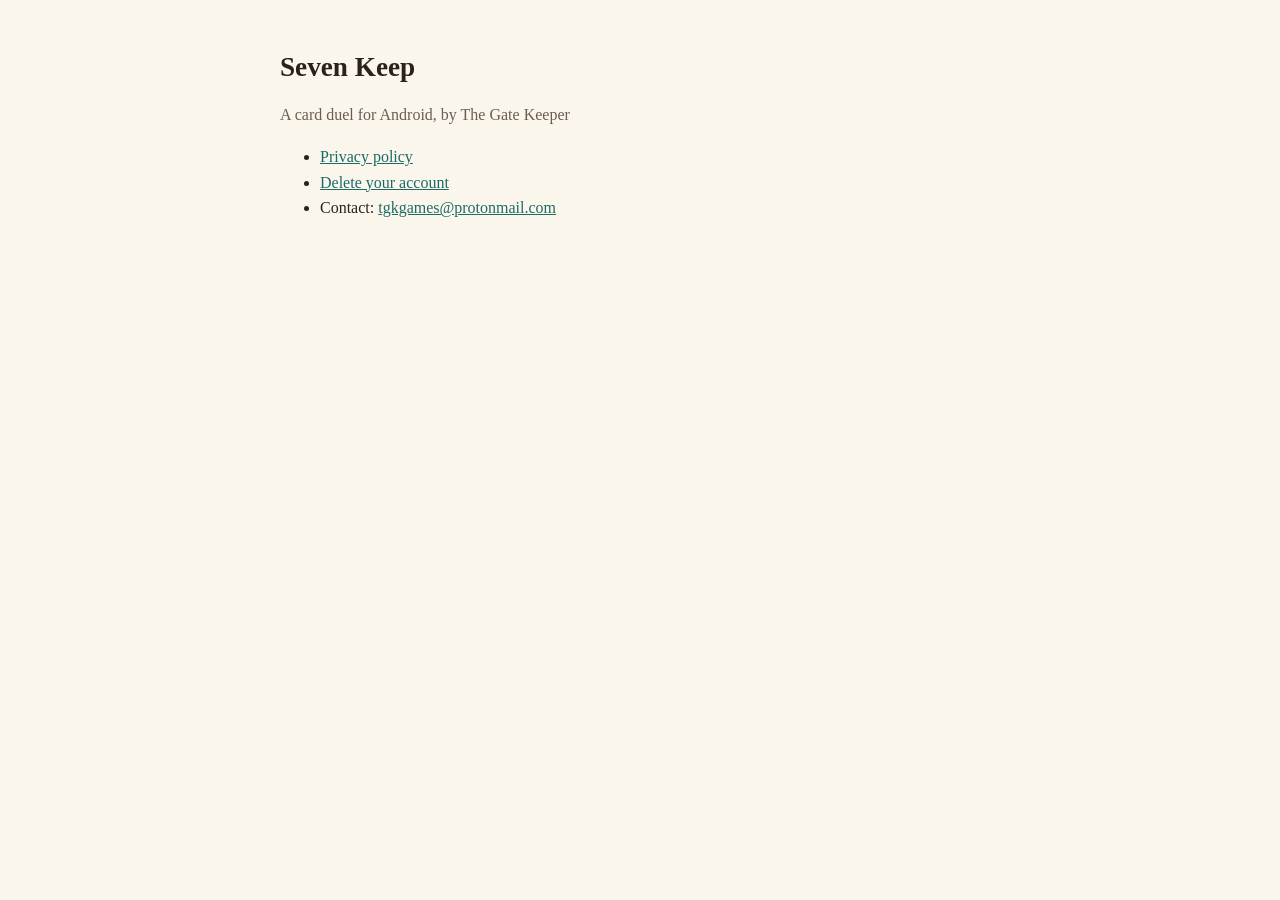
<file: index.html>
<!doctype html>
<html lang="en">
<head>
<meta charset="utf-8">
<meta name="viewport" content="width=device-width, initial-scale=1">
<title>Seven Keep</title>
<link rel="stylesheet" href="style.css">
</head>
<body>
<main>
<h1>Seven Keep</h1>
<p class="meta">A card duel for Android, by The Gate Keeper</p>
<ul>
<li><a href="privacy.html">Privacy policy</a></li>
<li><a href="delete-account.html">Delete your account</a></li>
<li>Contact: <a href="mailto:tgkgames@protonmail.com">tgkgames@protonmail.com</a></li>
</ul>
</main>
</body>
</html>
</file>
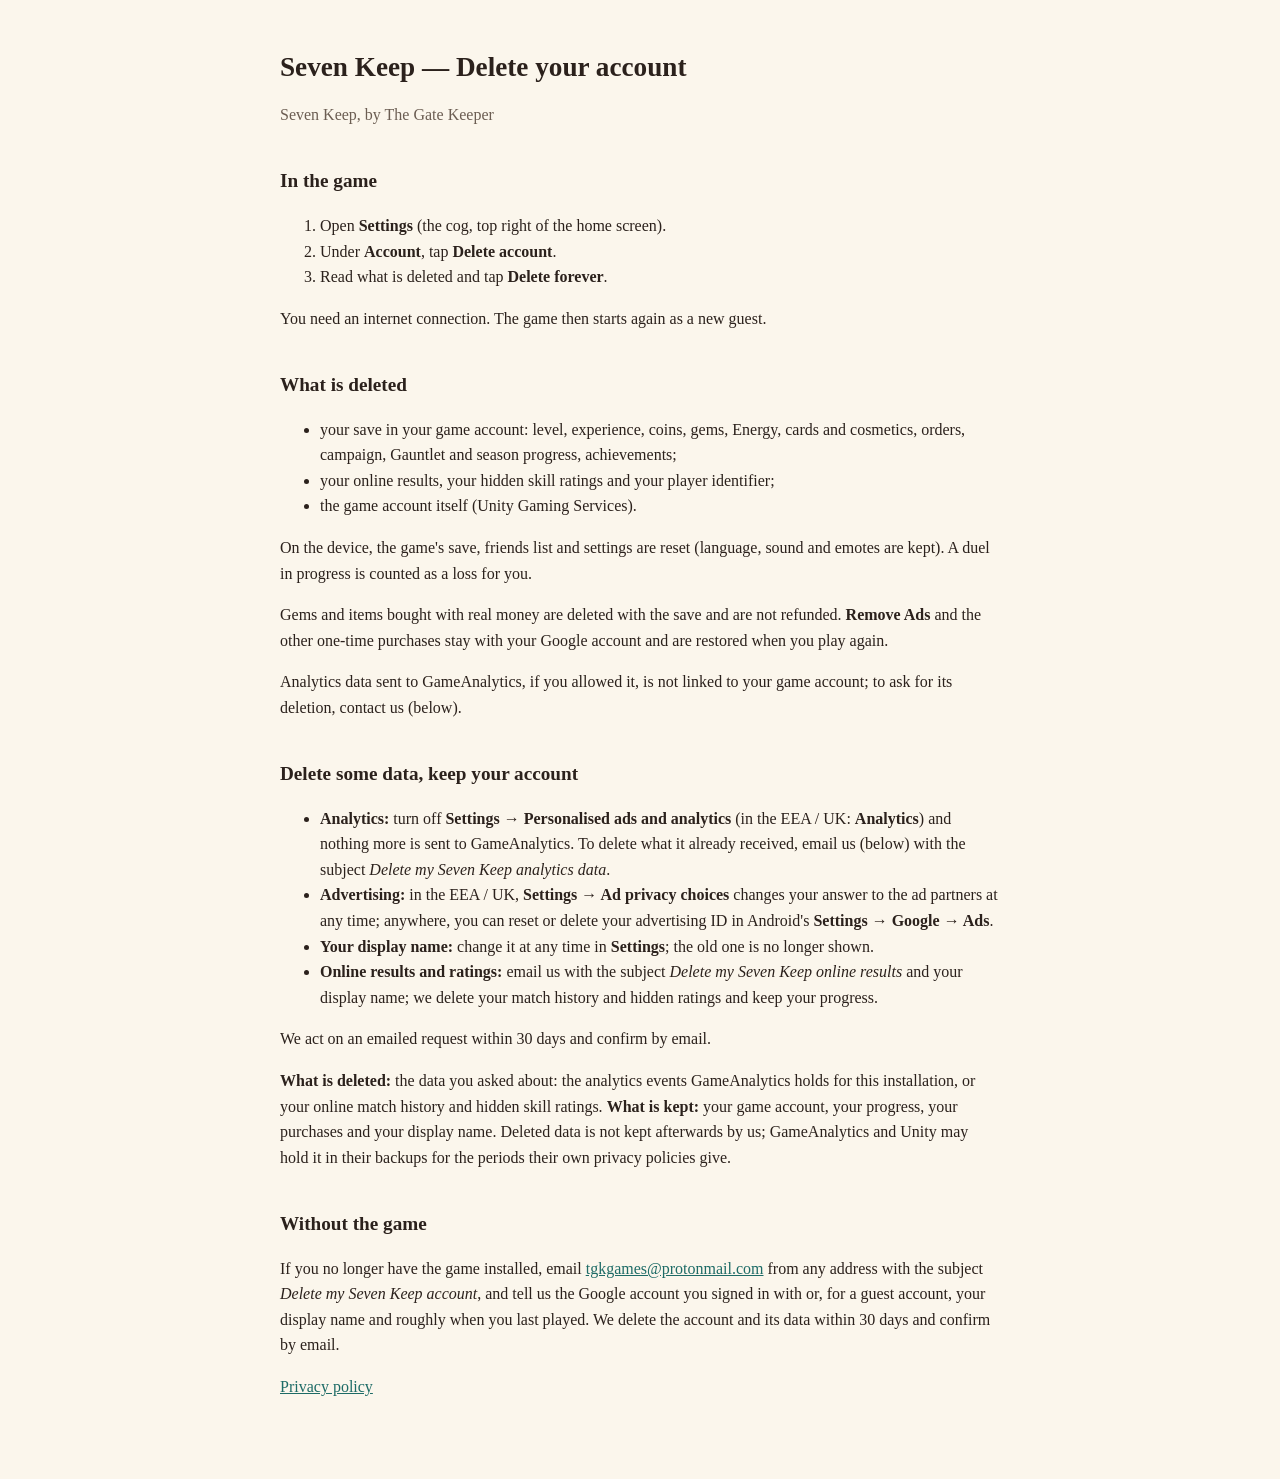
<file: delete-account.html>
<!doctype html>
<html lang="en">
<head>
<meta charset="utf-8">
<meta name="viewport" content="width=device-width, initial-scale=1">
<title>Seven Keep · Delete your account</title>
<link rel="stylesheet" href="style.css">
</head>
<body>
<main>
<h1>Seven Keep — Delete your account</h1>
<p class="meta">Seven Keep, by The Gate Keeper</p>

<h2>In the game</h2>
<ol>
<li>Open <strong>Settings</strong> (the cog, top right of the home screen).</li>
<li>Under <strong>Account</strong>, tap <strong>Delete account</strong>.</li>
<li>Read what is deleted and tap <strong>Delete forever</strong>.</li>
</ol>
<p>You need an internet connection. The game then starts again as a new guest.</p>

<h2>What is deleted</h2>
<ul>
<li>your save in your game account: level, experience, coins, gems, Energy, cards and cosmetics, orders, campaign, Gauntlet and season progress, achievements;</li>
<li>your online results, your hidden skill ratings and your player identifier;</li>
<li>the game account itself (Unity Gaming Services).</li>
</ul>
<p>On the device, the game's save, friends list and settings are reset (language, sound and emotes are kept). A duel in progress is counted as a loss for you.</p>
<p>Gems and items bought with real money are deleted with the save and are not refunded. <strong>Remove Ads</strong> and the other one-time purchases stay with your Google account and are restored when you play again.</p>
<p>Analytics data sent to GameAnalytics, if you allowed it, is not linked to your game account; to ask for its deletion, contact us (below).</p>

<h2 id="data">Delete some data, keep your account</h2>
<ul>
<li><strong>Analytics:</strong> turn off <strong>Settings → Personalised ads and analytics</strong> (in the EEA / UK: <strong>Analytics</strong>) and nothing more is sent to GameAnalytics. To delete what it already received, email us (below) with the subject <em>Delete my Seven Keep analytics data</em>.</li>
<li><strong>Advertising:</strong> in the EEA / UK, <strong>Settings → Ad privacy choices</strong> changes your answer to the ad partners at any time; anywhere, you can reset or delete your advertising ID in Android's <strong>Settings → Google → Ads</strong>.</li>
<li><strong>Your display name:</strong> change it at any time in <strong>Settings</strong>; the old one is no longer shown.</li>
<li><strong>Online results and ratings:</strong> email us with the subject <em>Delete my Seven Keep online results</em> and your display name; we delete your match history and hidden ratings and keep your progress.</li>
</ul>
<p>We act on an emailed request within 30 days and confirm by email.</p>
<p><strong>What is deleted:</strong> the data you asked about: the analytics events GameAnalytics holds for this installation, or your online match history and hidden skill ratings. <strong>What is kept:</strong> your game account, your progress, your purchases and your display name. Deleted data is not kept afterwards by us; GameAnalytics and Unity may hold it in their backups for the periods their own privacy policies give.</p>

<h2>Without the game</h2>
<p>If you no longer have the game installed, email <a href="mailto:tgkgames@protonmail.com?subject=Delete%20my%20Seven%20Keep%20account">tgkgames@protonmail.com</a> from any address with the subject <em>Delete my Seven Keep account</em>, and tell us the Google account you signed in with or, for a guest account, your display name and roughly when you last played. We delete the account and its data within 30 days and confirm by email.</p>

<p><a href="privacy.html">Privacy policy</a></p>
</main>
</body>
</html>
</file>
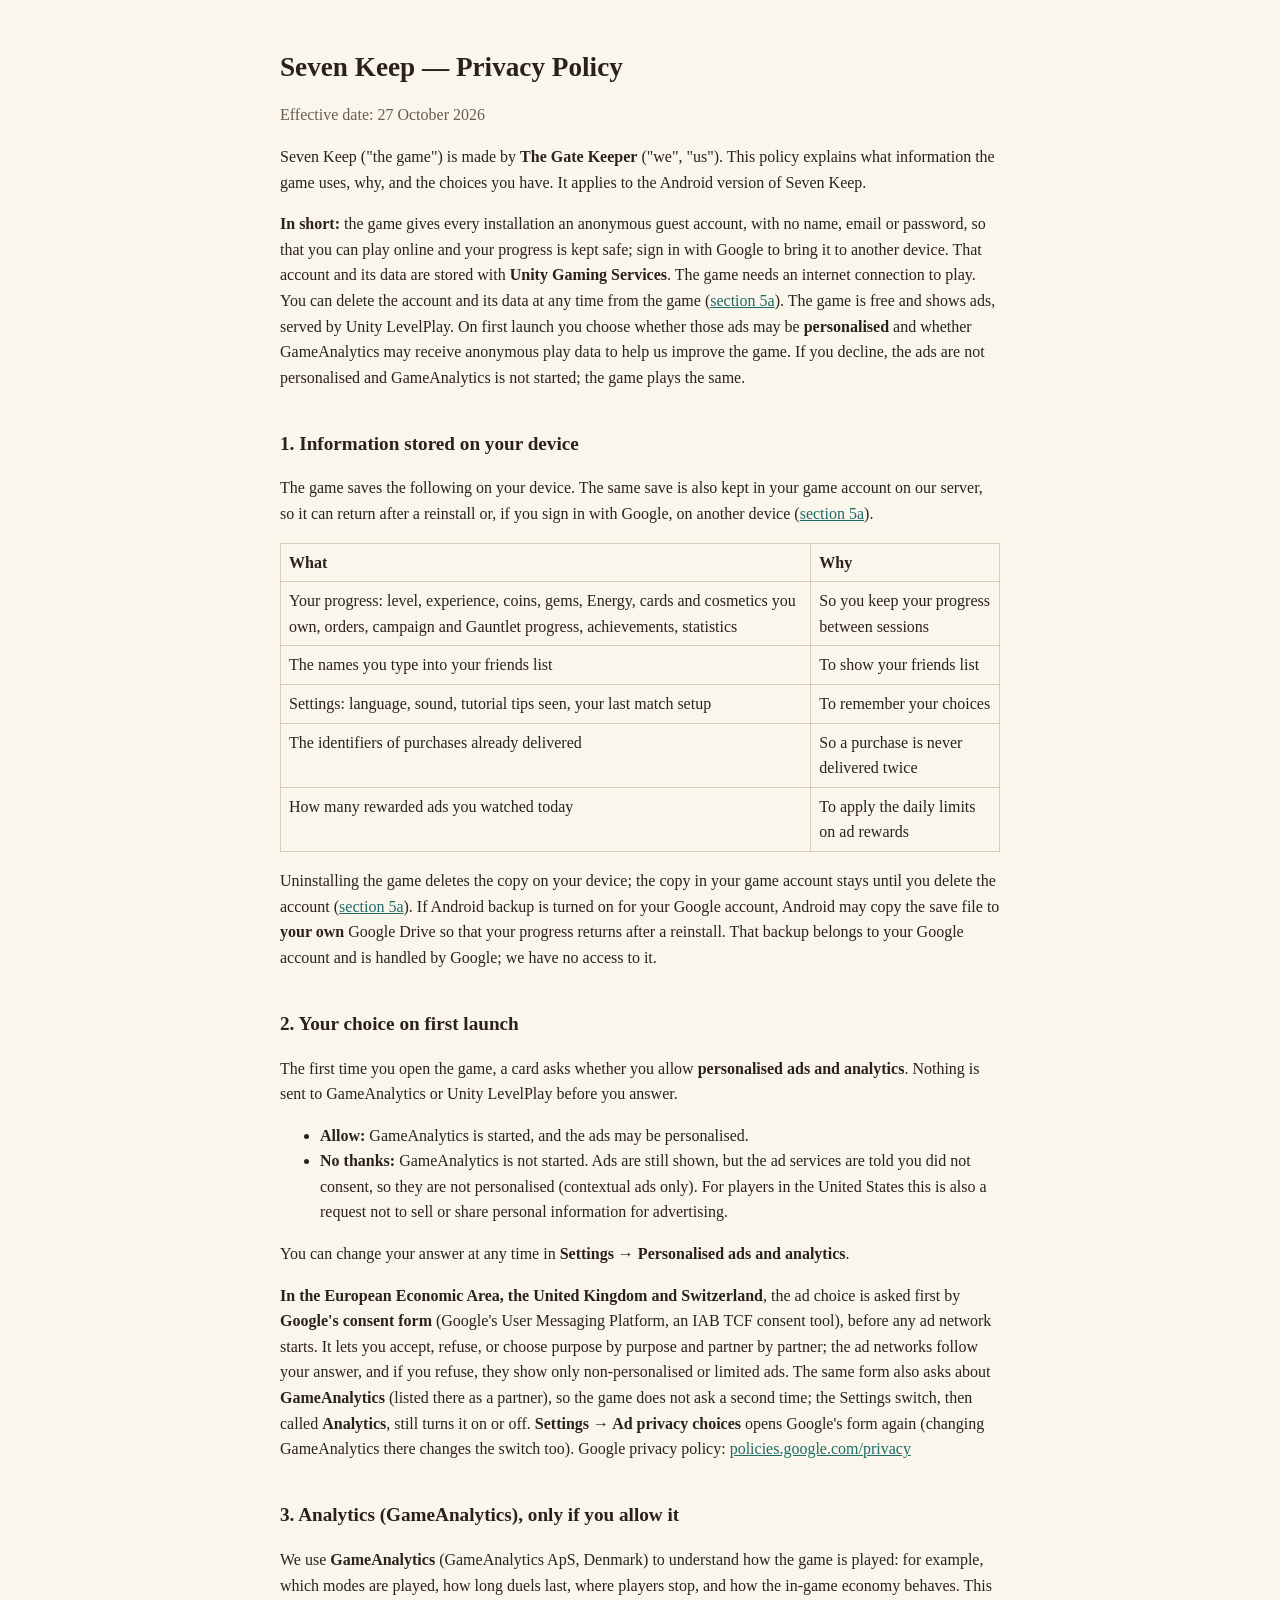
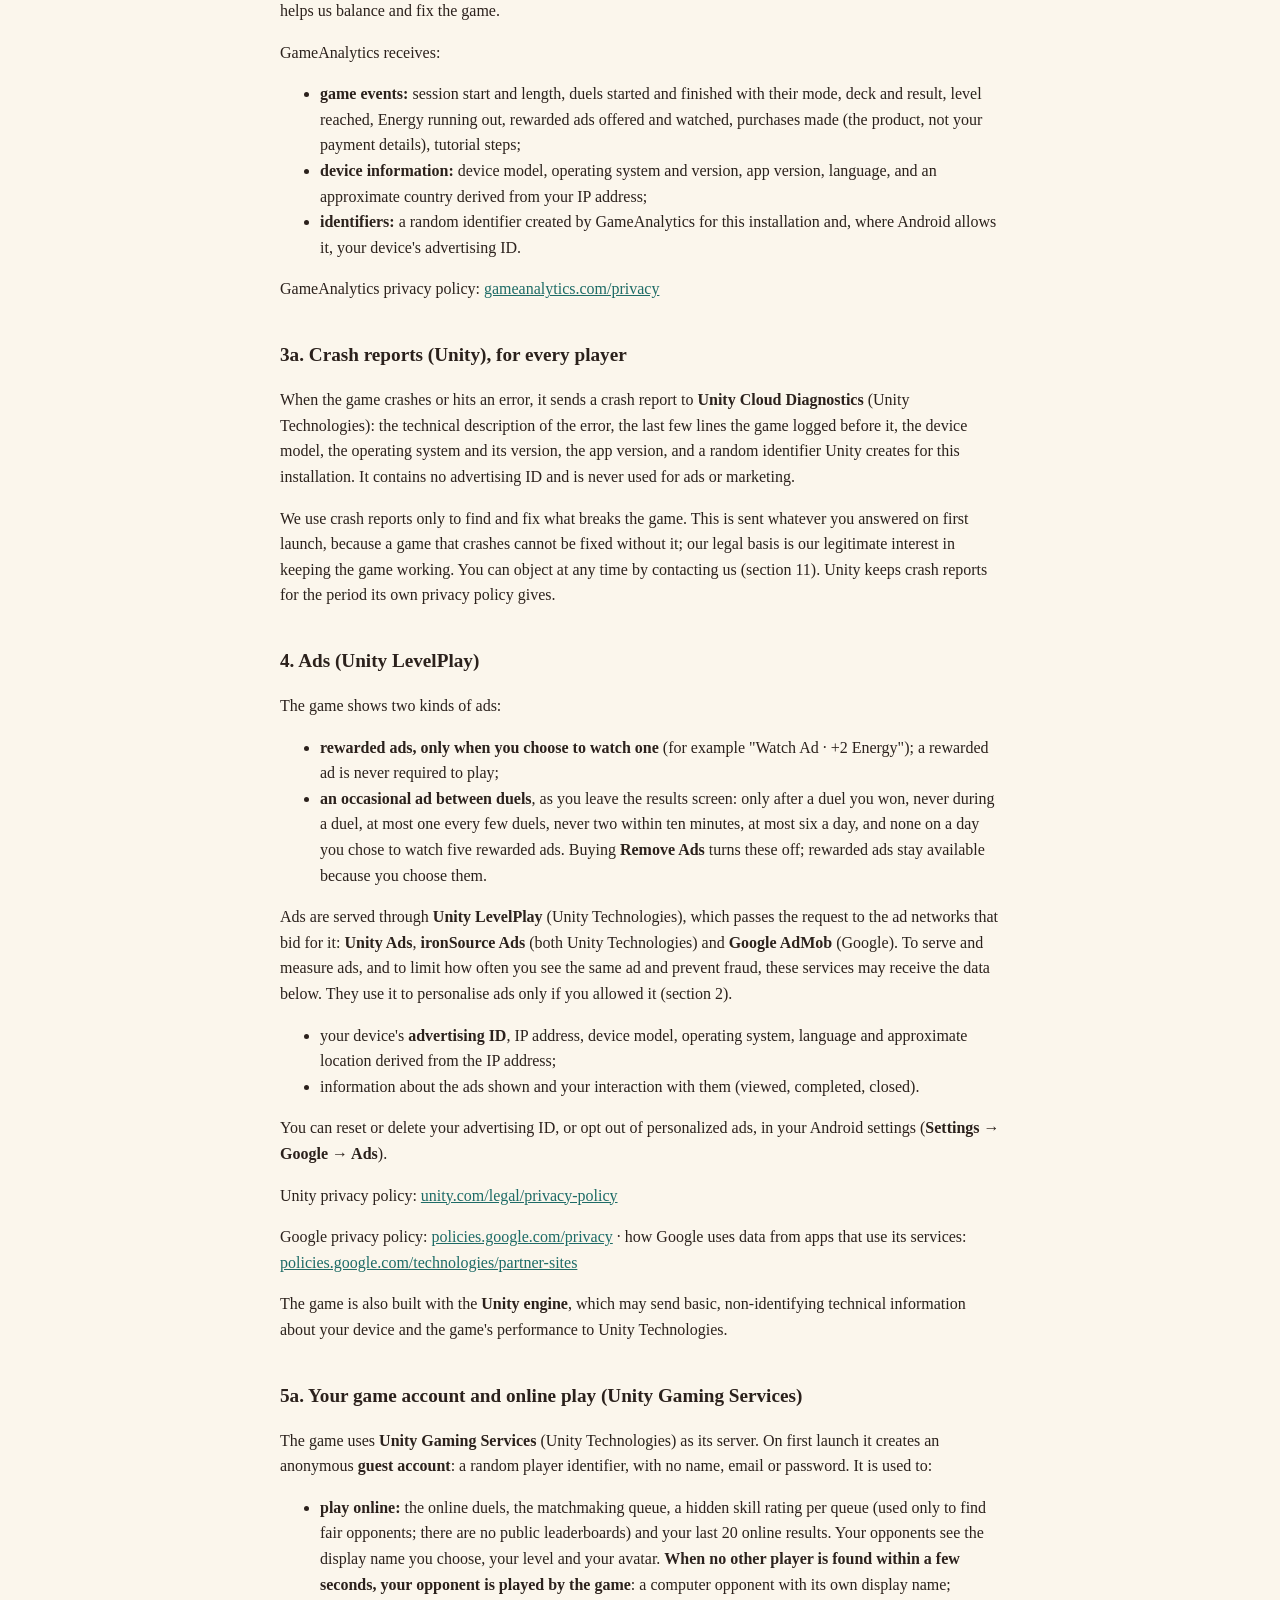
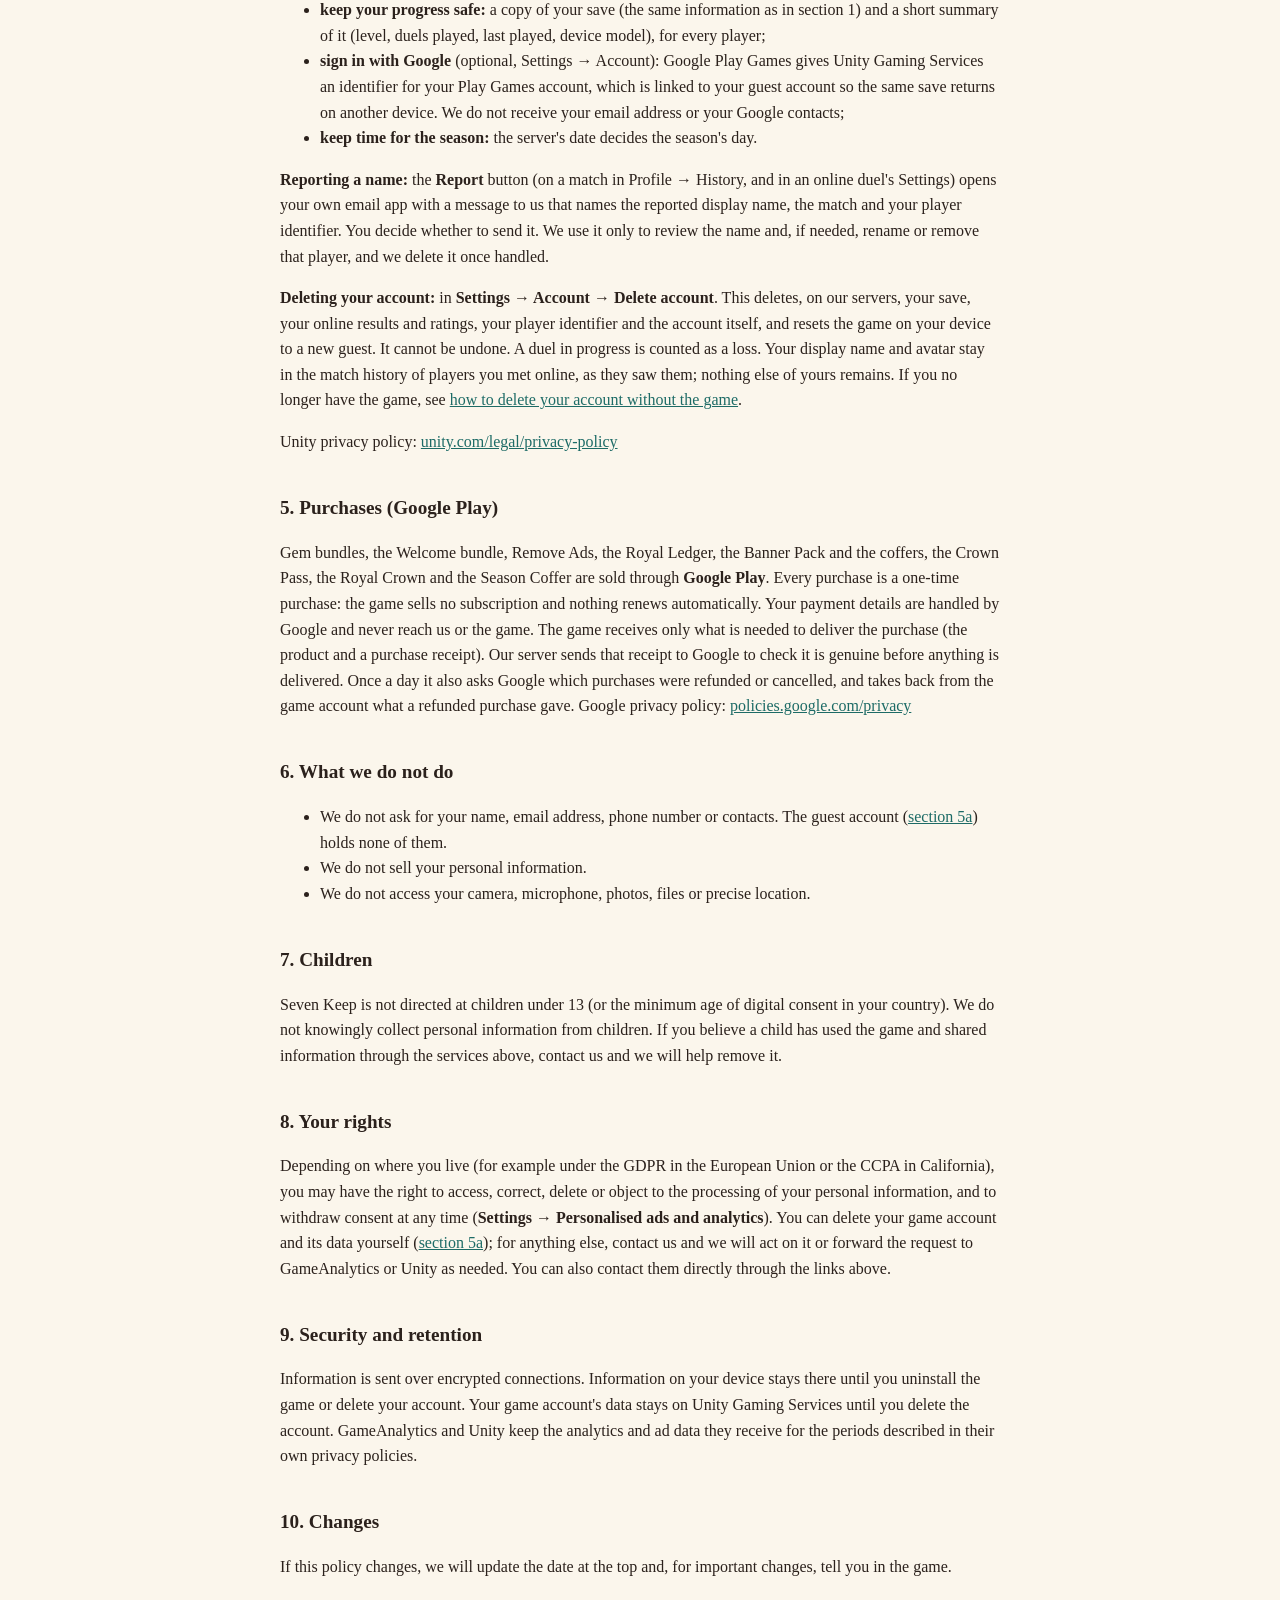
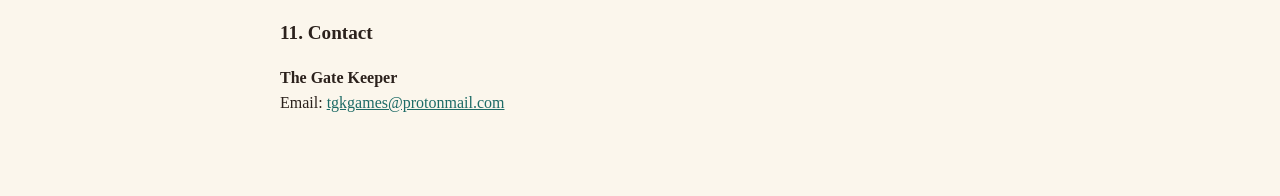
<file: privacy.html>
<!doctype html>
<html lang="en">
<head>
<meta charset="utf-8">
<meta name="viewport" content="width=device-width, initial-scale=1">
<title>Seven Keep · Privacy Policy</title>
<link rel="stylesheet" href="style.css">
</head>
<body>
<main>
<h1>Seven Keep — Privacy Policy</h1>
<p class="meta">Effective date: 27 October 2026</p>

<p>Seven Keep ("the game") is made by <strong>The Gate Keeper</strong> ("we", "us"). This policy explains what information the game uses, why, and the choices you have. It applies to the Android version of Seven Keep.</p>

<p><strong>In short:</strong> the game gives every installation an anonymous guest account, with no name, email or password, so that you can play online and your progress is kept safe; sign in with Google to bring it to another device. That account and its data are stored with <strong>Unity Gaming Services</strong>. The game needs an internet connection to play. You can delete the account and its data at any time from the game (<a href="#account">section 5a</a>). The game is free and shows ads, served by Unity LevelPlay. On first launch you choose whether those ads may be <strong>personalised</strong> and whether GameAnalytics may receive anonymous play data to help us improve the game. If you decline, the ads are not personalised and GameAnalytics is not started; the game plays the same.</p>

<h2>1. Information stored on your device</h2>
<p>The game saves the following on your device. The same save is also kept in your game account on our server, so it can return after a reinstall or, if you sign in with Google, on another device (<a href="#account">section 5a</a>).</p>
<table>
<tr><th>What</th><th>Why</th></tr>
<tr><td>Your progress: level, experience, coins, gems, Energy, cards and cosmetics you own, orders, campaign and Gauntlet progress, achievements, statistics</td><td>So you keep your progress between sessions</td></tr>
<tr><td>The names you type into your friends list</td><td>To show your friends list</td></tr>
<tr><td>Settings: language, sound, tutorial tips seen, your last match setup</td><td>To remember your choices</td></tr>
<tr><td>The identifiers of purchases already delivered</td><td>So a purchase is never delivered twice</td></tr>
<tr><td>How many rewarded ads you watched today</td><td>To apply the daily limits on ad rewards</td></tr>
</table>
<p>Uninstalling the game deletes the copy on your device; the copy in your game account stays until you delete the account (<a href="#account">section 5a</a>). If Android backup is turned on for your Google account, Android may copy the save file to <strong>your own</strong> Google Drive so that your progress returns after a reinstall. That backup belongs to your Google account and is handled by Google; we have no access to it.</p>

<h2>2. Your choice on first launch</h2>
<p>The first time you open the game, a card asks whether you allow <strong>personalised ads and analytics</strong>. Nothing is sent to GameAnalytics or Unity LevelPlay before you answer.</p>
<ul>
<li><strong>Allow:</strong> GameAnalytics is started, and the ads may be personalised.</li>
<li><strong>No thanks:</strong> GameAnalytics is not started. Ads are still shown, but the ad services are told you did not consent, so they are not personalised (contextual ads only). For players in the United States this is also a request not to sell or share personal information for advertising.</li>
</ul>
<p>You can change your answer at any time in <strong>Settings → Personalised ads and analytics</strong>.</p>
<p><strong>In the European Economic Area, the United Kingdom and Switzerland</strong>, the ad choice is asked first by <strong>Google's consent form</strong> (Google's User Messaging Platform, an IAB TCF consent tool), before any ad network starts. It lets you accept, refuse, or choose purpose by purpose and partner by partner; the ad networks follow your answer, and if you refuse, they show only non-personalised or limited ads. The same form also asks about <strong>GameAnalytics</strong> (listed there as a partner), so the game does not ask a second time; the Settings switch, then called <strong>Analytics</strong>, still turns it on or off. <strong>Settings → Ad privacy choices</strong> opens Google's form again (changing GameAnalytics there changes the switch too). Google privacy policy: <a href="https://policies.google.com/privacy">policies.google.com/privacy</a></p>

<h2>3. Analytics (GameAnalytics), only if you allow it</h2>
<p>We use <strong>GameAnalytics</strong> (GameAnalytics ApS, Denmark) to understand how the game is played: for example, which modes are played, how long duels last, where players stop, and how the in-game economy behaves. This helps us balance and fix the game.</p>
<p>GameAnalytics receives:</p>
<ul>
<li><strong>game events:</strong> session start and length, duels started and finished with their mode, deck and result, level reached, Energy running out, rewarded ads offered and watched, purchases made (the product, not your payment details), tutorial steps;</li>
<li><strong>device information:</strong> device model, operating system and version, app version, language, and an approximate country derived from your IP address;</li>
<li><strong>identifiers:</strong> a random identifier created by GameAnalytics for this installation and, where Android allows it, your device's advertising ID.</li>
</ul>
<p>GameAnalytics privacy policy: <a href="https://gameanalytics.com/privacy">gameanalytics.com/privacy</a></p>

<h2 id="crashes">3a. Crash reports (Unity), for every player</h2>
<p>When the game crashes or hits an error, it sends a crash report to <strong>Unity Cloud Diagnostics</strong> (Unity Technologies): the technical description of the error, the last few lines the game logged before it, the device model, the operating system and its version, the app version, and a random identifier Unity creates for this installation. It contains no advertising ID and is never used for ads or marketing.</p>
<p>We use crash reports only to find and fix what breaks the game. This is sent whatever you answered on first launch, because a game that crashes cannot be fixed without it; our legal basis is our legitimate interest in keeping the game working. You can object at any time by contacting us (section 11). Unity keeps crash reports for the period its own privacy policy gives.</p>

<h2>4. Ads (Unity LevelPlay)</h2>
<p>The game shows two kinds of ads:</p>
<ul>
<li><strong>rewarded ads, only when you choose to watch one</strong> (for example "Watch Ad · +2 Energy"); a rewarded ad is never required to play;</li>
<li><strong>an occasional ad between duels</strong>, as you leave the results screen: only after a duel you won, never during a duel, at most one every few duels, never two within ten minutes, at most six a day, and none on a day you chose to watch five rewarded ads. Buying <strong>Remove Ads</strong> turns these off; rewarded ads stay available because you choose them.</li>
</ul>
<p>Ads are served through <strong>Unity LevelPlay</strong> (Unity Technologies), which passes the request to the ad networks that bid for it: <strong>Unity Ads</strong>, <strong>ironSource Ads</strong> (both Unity Technologies) and <strong>Google AdMob</strong> (Google). To serve and measure ads, and to limit how often you see the same ad and prevent fraud, these services may receive the data below. They use it to personalise ads only if you allowed it (section 2).</p>
<ul>
<li>your device's <strong>advertising ID</strong>, IP address, device model, operating system, language and approximate location derived from the IP address;</li>
<li>information about the ads shown and your interaction with them (viewed, completed, closed).</li>
</ul>
<p>You can reset or delete your advertising ID, or opt out of personalized ads, in your Android settings (<strong>Settings → Google → Ads</strong>).</p>
<p>Unity privacy policy: <a href="https://unity.com/legal/privacy-policy">unity.com/legal/privacy-policy</a></p>
<p>Google privacy policy: <a href="https://policies.google.com/privacy">policies.google.com/privacy</a> · how Google uses data from apps that use its services: <a href="https://policies.google.com/technologies/partner-sites">policies.google.com/technologies/partner-sites</a></p>
<p>The game is also built with the <strong>Unity engine</strong>, which may send basic, non-identifying technical information about your device and the game's performance to Unity Technologies.</p>

<h2 id="account">5a. Your game account and online play (Unity Gaming Services)</h2>
<p>The game uses <strong>Unity Gaming Services</strong> (Unity Technologies) as its server. On first launch it creates an anonymous <strong>guest account</strong>: a random player identifier, with no name, email or password. It is used to:</p>
<ul>
<li><strong>play online:</strong> the online duels, the matchmaking queue, a hidden skill rating per queue (used only to find fair opponents; there are no public leaderboards) and your last 20 online results. Your opponents see the display name you choose, your level and your avatar. <strong>When no other player is found within a few seconds, your opponent is played by the game</strong>: a computer opponent with its own display name;</li>
<li><strong>keep your progress safe:</strong> a copy of your save (the same information as in section 1) and a short summary of it (level, duels played, last played, device model), for every player;</li>
<li><strong>sign in with Google</strong> (optional, Settings → Account): Google Play Games gives Unity Gaming Services an identifier for your Play Games account, which is linked to your guest account so the same save returns on another device. We do not receive your email address or your Google contacts;</li>
<li><strong>keep time for the season:</strong> the server's date decides the season's day.</li>
</ul>
<p><strong>Reporting a name:</strong> the <strong>Report</strong> button (on a match in Profile → History, and in an online duel's Settings) opens your own email app with a message to us that names the reported display name, the match and your player identifier. You decide whether to send it. We use it only to review the name and, if needed, rename or remove that player, and we delete it once handled.</p>
<p><strong>Deleting your account:</strong> in <strong>Settings → Account → Delete account</strong>. This deletes, on our servers, your save, your online results and ratings, your player identifier and the account itself, and resets the game on your device to a new guest. It cannot be undone. A duel in progress is counted as a loss. Your display name and avatar stay in the match history of players you met online, as they saw them; nothing else of yours remains. If you no longer have the game, see <a href="delete-account.html">how to delete your account without the game</a>.</p>
<p>Unity privacy policy: <a href="https://unity.com/legal/privacy-policy">unity.com/legal/privacy-policy</a></p>

<h2>5. Purchases (Google Play)</h2>
<p>Gem bundles, the Welcome bundle, Remove Ads, the Royal Ledger, the Banner Pack and the coffers, the Crown Pass, the Royal Crown and the Season Coffer are sold through <strong>Google Play</strong>. Every purchase is a one-time purchase: the game sells no subscription and nothing renews automatically. Your payment details are handled by Google and never reach us or the game. The game receives only what is needed to deliver the purchase (the product and a purchase receipt). Our server sends that receipt to Google to check it is genuine before anything is delivered. Once a day it also asks Google which purchases were refunded or cancelled, and takes back from the game account what a refunded purchase gave. Google privacy policy: <a href="https://policies.google.com/privacy">policies.google.com/privacy</a></p>

<h2>6. What we do not do</h2>
<ul>
<li>We do not ask for your name, email address, phone number or contacts. The guest account (<a href="#account">section 5a</a>) holds none of them.</li>
<li>We do not sell your personal information.</li>
<li>We do not access your camera, microphone, photos, files or precise location.</li>
</ul>

<h2>7. Children</h2>
<p>Seven Keep is not directed at children under 13 (or the minimum age of digital consent in your country). We do not knowingly collect personal information from children. If you believe a child has used the game and shared information through the services above, contact us and we will help remove it.</p>

<h2>8. Your rights</h2>
<p>Depending on where you live (for example under the GDPR in the European Union or the CCPA in California), you may have the right to access, correct, delete or object to the processing of your personal information, and to withdraw consent at any time (<strong>Settings → Personalised ads and analytics</strong>). You can delete your game account and its data yourself (<a href="#account">section 5a</a>); for anything else, contact us and we will act on it or forward the request to GameAnalytics or Unity as needed. You can also contact them directly through the links above.</p>

<h2>9. Security and retention</h2>
<p>Information is sent over encrypted connections. Information on your device stays there until you uninstall the game or delete your account. Your game account's data stays on Unity Gaming Services until you delete the account. GameAnalytics and Unity keep the analytics and ad data they receive for the periods described in their own privacy policies.</p>

<h2>10. Changes</h2>
<p>If this policy changes, we will update the date at the top and, for important changes, tell you in the game.</p>

<h2>11. Contact</h2>
<p><strong>The Gate Keeper</strong><br>Email: <a href="mailto:tgkgames@protonmail.com">tgkgames@protonmail.com</a></p>
</main>
</body>
</html>
</file>
<file: style.css>
:root { --bg: #fbf6ec; --ink: #2b211c; --muted: #6b5d52; --line: #d9ccb6; --link: #1d6b66; }
@media (prefers-color-scheme: dark) { :root { --bg: #1d1916; --ink: #ece3d4; --muted: #a89a8a; --line: #3d342d; --link: #6cc3bb; } }
body { margin: 0; background: var(--bg); color: var(--ink); font: 16px/1.6 Georgia, serif; }
main { max-width: 720px; margin: 0 auto; padding: 32px 16px 64px; }
h1 { font-size: 1.7em; line-height: 1.25; }
h2 { font-size: 1.2em; margin-top: 2em; }
.meta { color: var(--muted); }
a { color: var(--link); }
table { border-collapse: collapse; width: 100%; }
th, td { border: 1px solid var(--line); padding: 6px 8px; text-align: left; vertical-align: top; }
</file>
